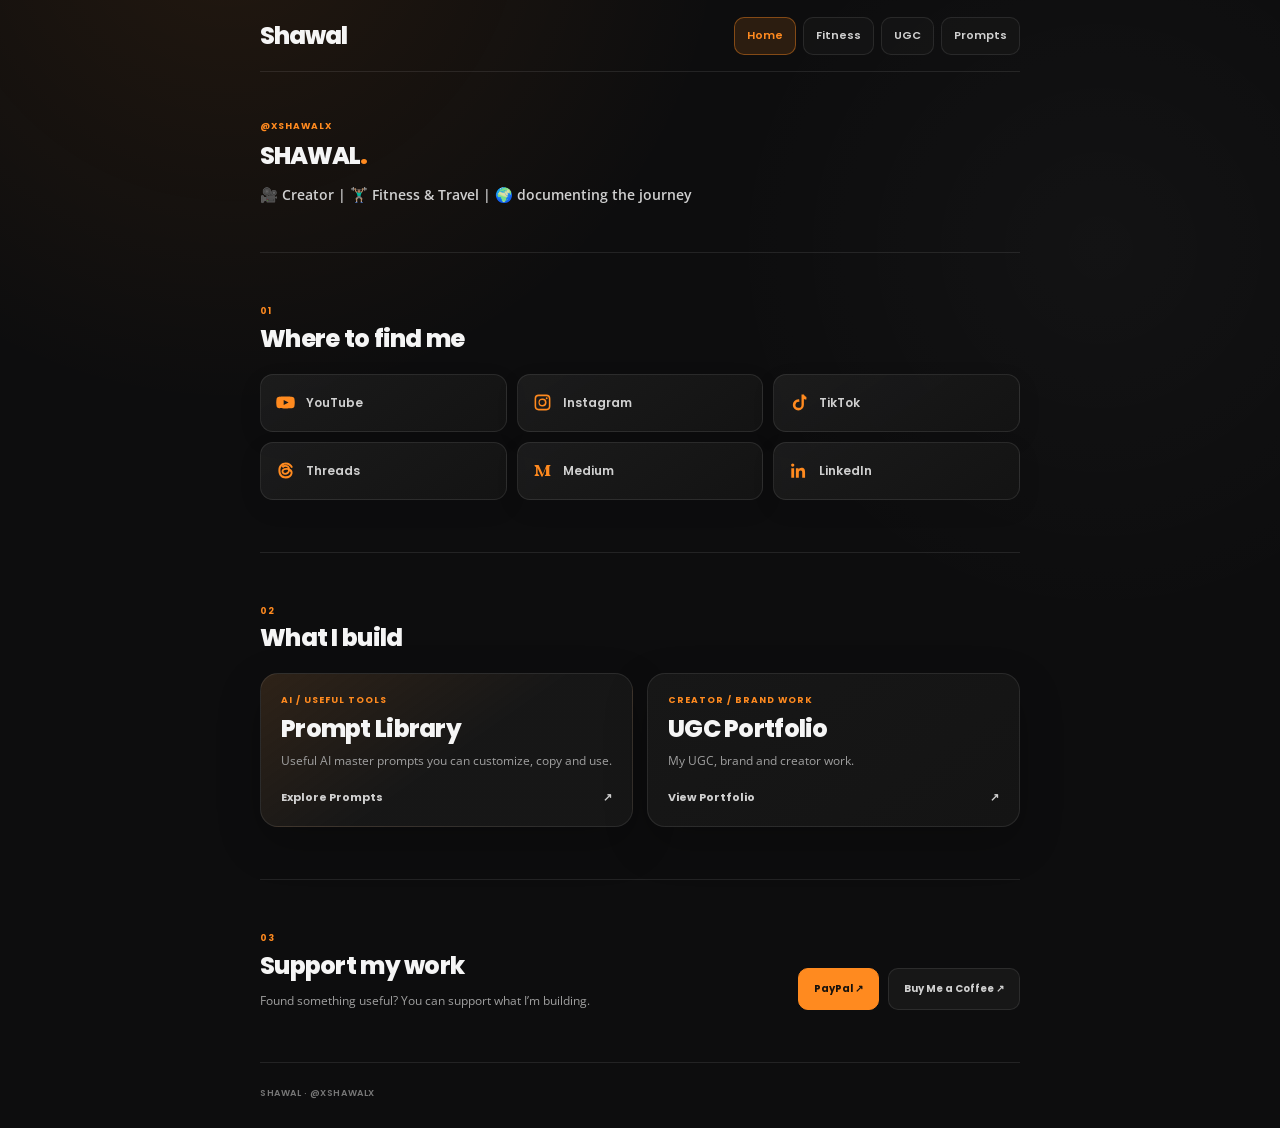
<file: index.html>
<!doctype html>
<html lang="en">
<head>
  <meta charset="utf-8">
  <meta name="viewport" content="width=device-width, initial-scale=1, viewport-fit=cover">
  <title>Shawal (@xshawalx)</title>
  <meta name="description" content="Personal hub for Shawal — creator documenting fitness, travel and the journey. Explore his projects and public profiles.">
  <meta name="author" content="Shawal @xshawalx">
  <meta name="theme-color" content="#0d0d0e">
  <meta name="color-scheme" content="dark">
  <link rel="canonical" href="https://xshawalx.github.io/">

  <meta property="og:type" content="website">
  <meta property="og:site_name" content="Shawal">
  <meta property="og:title" content="Shawal (@xshawalx)">
  <meta property="og:description" content="Creator focused on fitness, travel and documenting the journey.">
  <meta property="og:url" content="https://xshawalx.github.io/">
  <meta property="og:image" content="https://xshawalx.github.io/assets/social-preview.png">
  <meta property="og:image:width" content="1200">
  <meta property="og:image:height" content="630">
  <meta property="og:image:alt" content="Shawal @xshawalx — personal digital home">

  <meta name="twitter:card" content="summary_large_image">
  <meta name="twitter:title" content="Shawal (@xshawalx)">
  <meta name="twitter:description" content="Creator focused on fitness, travel and documenting the journey.">
  <meta name="twitter:image" content="https://xshawalx.github.io/assets/social-preview.png">

  <link rel="icon" href="/favicon-shawal.svg" type="image/svg+xml">
  <link rel="shortcut icon" href="/favicon-shawal.svg" type="image/svg+xml">
  <link rel="preconnect" href="https://fonts.googleapis.com">
  <link rel="preconnect" href="https://fonts.gstatic.com" crossorigin>
  <link href="https://fonts.googleapis.com/css2?family=Open+Sans:wght@400;600;700&family=Poppins:wght@500;600;700;800&display=swap" rel="stylesheet">
  <link rel="stylesheet" href="styles-v3.css">
  <link rel="stylesheet" href="/assets/css/shared-nav.css">
  <script src="links.js" defer></script>
  <script src="app.js" defer></script>

  <script type="application/ld+json">
  {
    "@context": "https://schema.org",
    "@type": "Person",
    "name": "Shawal",
    "alternateName": "@xshawalx",
    "url": "https://xshawalx.github.io/",
    "description": "Creator focused on fitness, travel and documenting the journey.",
    "sameAs": [
      "https://www.youtube.com/@xshawalx",
      "https://www.instagram.com/xshawalx/",
      "https://www.tiktok.com/@xshawalx",
      "https://www.threads.com/@xshawalx",
      "https://xshawalx.medium.com/",
      "https://www.linkedin.com/in/mohdnoorshawal/"
    ]
  }
  </script>
  <script src="/assets/js/analytics.js" defer></script>
</head>
<body>
  <a class="skip-link" href="#main">Skip to main content</a>

  <div class="ambient ambient-one" aria-hidden="true"></div>
  <div class="ambient ambient-two" aria-hidden="true"></div>

  <div class="page-shell">
    <header class="topbar xs-header" aria-label="Site header">
      <a class="xs-wordmark" href="/" aria-label="Shawal home">Shawal</a>
            <nav class="xs-nav" aria-label="Primary navigation">
        <a href="/" aria-current="page">Home</a>
        <a href="/fitness/">Fitness</a>
        <a href="/ugc/">UGC</a>
        <a href="/prompts/">Prompts</a>
      </nav>
    </header>

    <main id="main">
      <section class="hero" aria-labelledby="hero-title">
        <p class="eyebrow">@xshawalx</p>
        <h1 id="hero-title" class="hero-title">SHAWAL<span aria-hidden="true">.</span></h1>
        <p class="intro">🎥 Creator | 🏋🏽‍♂️ Fitness &amp; Travel | 🌍 documenting the journey</p>
      </section>

      <section class="section" aria-labelledby="social-title">
        <div class="section-heading">
          <p class="section-index" aria-hidden="true">01</p>
          <h2 id="social-title">Where to find me</h2>
        </div>

        <div id="social-links" class="social-grid" aria-label="Shawal's public profiles"></div>
        <noscript>
          <p class="noscript-note">JavaScript is disabled. Visit @xshawalx on YouTube, Instagram, TikTok, Threads and Medium, or search “Mohd Noor Shawal” on LinkedIn.</p>
        </noscript>
      </section>

      <section class="section" aria-labelledby="projects-title">
        <div class="section-heading">
          <p class="section-index" aria-hidden="true">02</p>
          <h2 id="projects-title">What I build</h2>
        </div>

        <div class="project-grid">
          <a class="project-card project-card--featured" href="/prompts/" aria-label="Explore Shawal's Prompt Library">
            <div>
              <p class="project-kicker">AI / USEFUL TOOLS</p>
              <h3>Prompt Library</h3>
              <p>Useful AI master prompts you can customize, copy and use.</p>
            </div>
            <span class="project-cta">Explore Prompts <span aria-hidden="true">↗</span></span>
          </a>

          <a class="project-card" href="/ugc/" aria-label="View Shawal's UGC Portfolio">
            <div>
              <p class="project-kicker">CREATOR / BRAND WORK</p>
              <h3>UGC Portfolio</h3>
              <p>My UGC, brand and creator work.</p>
            </div>
            <span class="project-cta">View Portfolio <span aria-hidden="true">↗</span></span>
          </a>
        </div>
      </section>

      <section class="support" aria-labelledby="support-title">
        <div>
          <p class="section-index" aria-hidden="true">03</p>
          <h2 id="support-title">Support my work</h2>
          <p>Found something useful? You can support what I’m building.</p>
        </div>
        <div id="support-action" class="support-actions"></div>
      </section>
    </main>

    <footer class="footer">
      <p>Shawal <span aria-hidden="true">·</span> @xshawalx</p>
    </footer>
  </div>
</body>
</html>
</file>
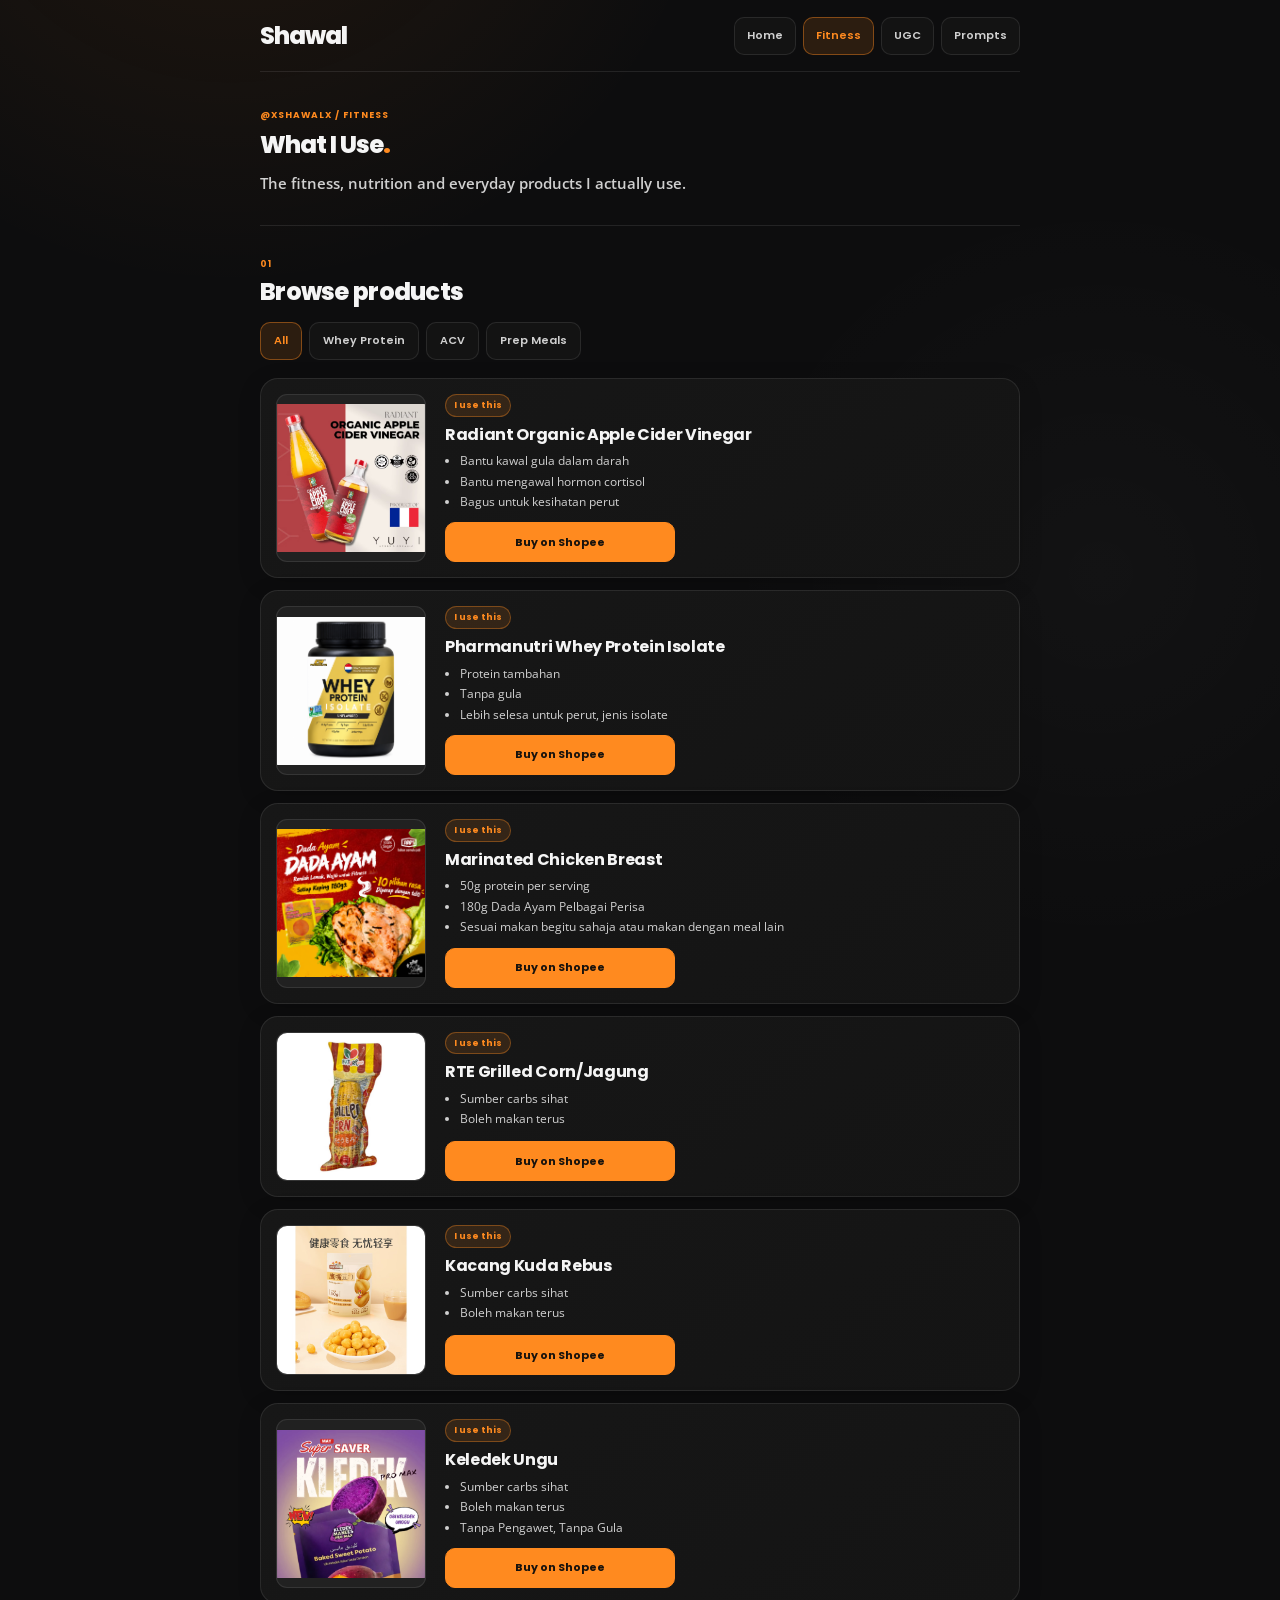
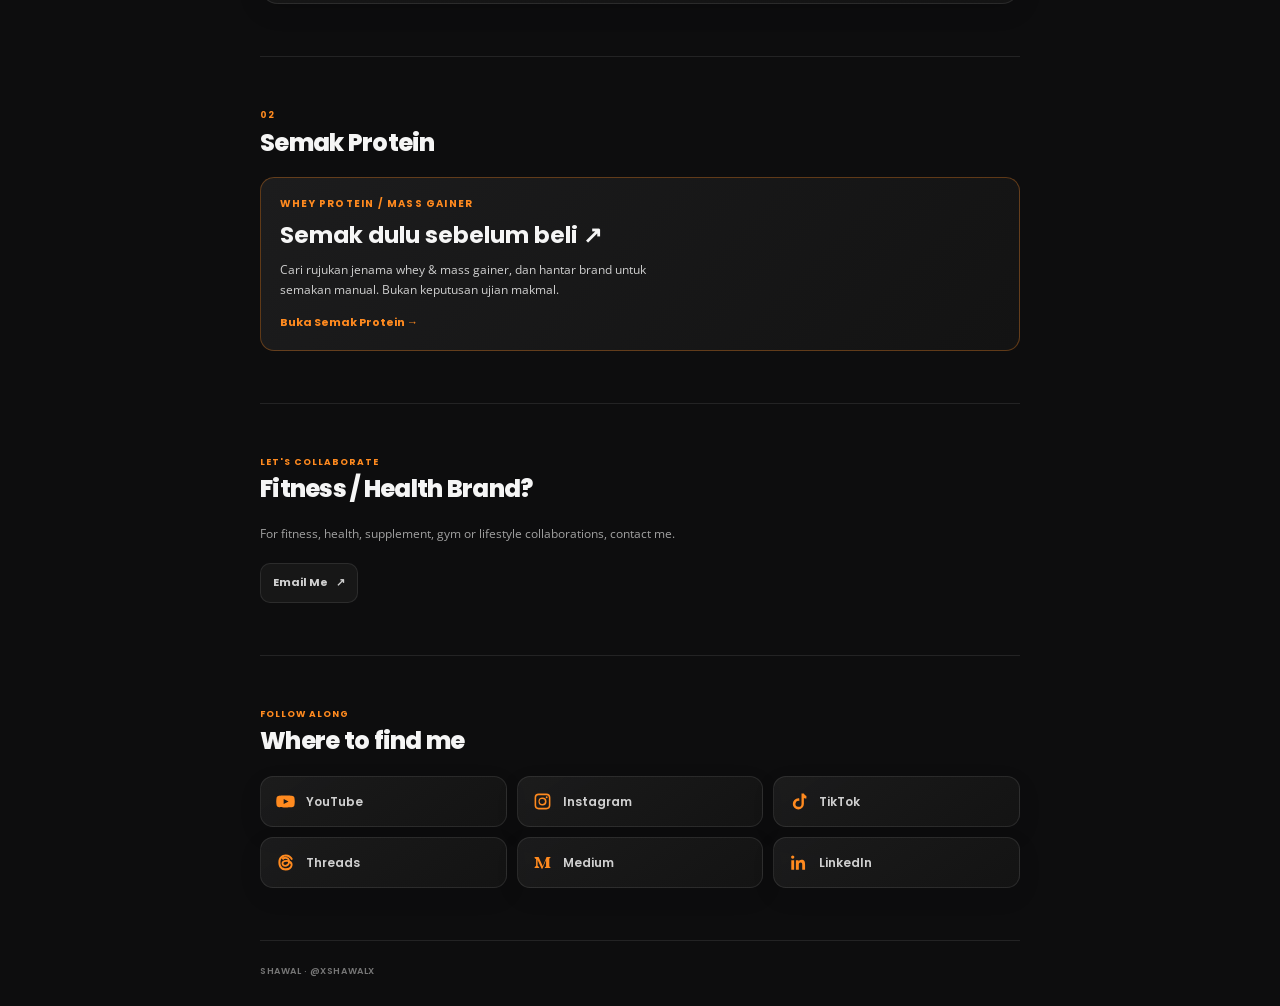
<file: fitness/index.html>
<!doctype html>
<html lang="en">
<head>
  <meta charset="utf-8">
  <meta name="viewport" content="width=device-width, initial-scale=1, viewport-fit=cover">
  <title>Fitness Products I Use | Shawal</title>
  <meta name="description" content="The fitness, nutrition, skincare and everyday products Shawal personally uses and recommends, with direct shopping links.">
  <meta name="author" content="Shawal @xshawalx">
  <meta name="theme-color" content="#0d0d0e">
  <meta name="color-scheme" content="dark">
  <link rel="canonical" href="https://xshawalx.github.io/fitness/">
  <meta property="og:type" content="website">
  <meta property="og:site_name" content="Shawal">
  <meta property="og:title" content="What I Use | Shawal Fitness">
  <meta property="og:description" content="Fitness, nutrition, skincare and everyday products I actually use and recommend.">
  <meta property="og:url" content="https://xshawalx.github.io/fitness/">
  <meta property="og:image" content="https://xshawalx.github.io/assets/social-preview.png">
  <meta property="og:image:alt" content="Shawal (@xshawalx)">
  <meta name="twitter:card" content="summary_large_image">
  <meta name="twitter:title" content="What I Use | Shawal Fitness">
  <meta name="twitter:description" content="My personal fitness, nutrition and skincare recommendations.">
  <meta name="twitter:image" content="https://xshawalx.github.io/assets/social-preview.png">
  <link rel="icon" href="/favicon-shawal.svg" type="image/svg+xml">
  <link rel="preconnect" href="https://fonts.googleapis.com">
  <link rel="preconnect" href="https://fonts.gstatic.com" crossorigin>
  <link href="https://fonts.googleapis.com/css2?family=Open+Sans:wght@400;600;700&family=Poppins:wght@500;600;700;800&display=swap" rel="stylesheet">
  <link rel="stylesheet" href="/styles-v3.css">
  <link rel="stylesheet" href="/assets/css/shared-nav.css">
  <link rel="stylesheet" href="/fitness/styles.css">
  <script src="/links.js" defer></script>
  <script src="/app.js" defer></script>
  <script src="/fitness/data/catalog.js" defer></script>
  <script src="/fitness/fitness.js" defer></script>
  <script type="application/ld+json">
  {
    "@context":"https://schema.org",
    "@type":"CollectionPage",
    "name":"What I Use | Shawal Fitness",
    "description":"Personal fitness, nutrition and skincare product recommendations from Shawal.",
    "url":"https://xshawalx.github.io/fitness/",
    "author":{"@type":"Person","name":"Shawal","url":"https://xshawalx.github.io/"}
  }
  </script>
  <script src="/assets/js/analytics.js" defer></script>
</head>
<body>
  <a class="skip-link" href="#main">Skip to main content</a>
  <div class="ambient ambient-one" aria-hidden="true"></div>
  <div class="ambient ambient-two" aria-hidden="true"></div>
  <div class="page-shell">
    <header class="topbar xs-header" aria-label="Site header">
      <a class="xs-wordmark" href="/" aria-label="Shawal home">Shawal</a>
      <nav class="xs-nav" aria-label="Primary navigation">
        <a href="/">Home</a>
        <a href="/fitness/" aria-current="page">Fitness</a>
        <a href="/ugc/">UGC</a>
        <a href="/prompts/">Prompts</a>
      </nav>
    </header>

    <main id="main">
      <section class="hero fitness-hero" aria-labelledby="fitness-title">
        <p class="eyebrow">@xshawalx / FITNESS</p>
        <h1 id="fitness-title">What I Use<span aria-hidden="true">.</span></h1>
        <p class="intro">The fitness, nutrition and everyday products I actually use.</p>
      </section>

      <section id="products" class="section fitness-products" aria-labelledby="products-title">
        <div class="section-heading">
          <p class="section-index" aria-hidden="true">01</p>
          <h2 id="products-title">Browse products</h2>
        </div>
        <div id="category-filters" class="fitness-filters" role="group" aria-label="Filter products by category">
          <button type="button" class="fitness-filter" aria-pressed="true">All</button>
        </div>
        <div id="product-grid" class="fitness-grid" aria-live="polite"></div>
        <p id="product-empty" class="fitness-empty" role="status">Nothing here yet.</p>
        <noscript><p class="noscript-note">Enable JavaScript to browse products and open the original purchase links.</p></noscript>
      </section>

      <section id="semak-protein" class="section fitness-resource" aria-labelledby="semak-protein-title">
        <div class="section-heading"><p class="section-index" aria-hidden="true">02</p><h2 id="semak-protein-title">Semak Protein</h2></div>
        <a class="fitness-resource-card" href="/fitness/semak-protein/">
          <div><p class="fitness-resource-kicker">WHEY PROTEIN / MASS GAINER</p><h3>Semak dulu sebelum beli ↗</h3>
          <p>Cari rujukan jenama whey &amp; mass gainer, dan hantar brand untuk semakan manual. Bukan keputusan ujian makmal.</p></div>
          <span class="fitness-resource-link">Buka Semak Protein →</span>
        </a>
      </section>

      <section id="fitness-services" class="section fitness-services" aria-labelledby="services-title" hidden>
        <div class="section-heading">
          <p class="section-index" aria-hidden="true">02</p>
          <h2 id="services-title">Fitness Services &amp; Referrals</h2>
        </div>
        <div id="service-grid" class="fitness-grid"></div>
      </section>

      <section class="section fitness-collab" aria-labelledby="collab-title">
        <div class="section-heading">
          <p class="section-index" aria-hidden="true">LET'S COLLABORATE</p>
          <h2 id="collab-title">Fitness / Health Brand?</h2>
        </div>
        <p>For fitness, health, supplement, gym or lifestyle collaborations, contact me.</p>
        <a class="fitness-cta fitness-cta--outline" href="mailto:xshawalx@gmail.com?subject=Fitness%20Brand%20Collaboration">Email Me <span aria-hidden="true">↗</span></a>
      </section>

      <section class="section fitness-social" aria-labelledby="social-title">
        <div class="section-heading">
          <p class="section-index" aria-hidden="true">FOLLOW ALONG</p>
          <h2 id="social-title">Where to find me</h2>
        </div>
        <div id="social-links" class="social-grid" aria-label="Shawal's public profiles"></div>
        <noscript><p class="noscript-note">Find @xshawalx on YouTube, Instagram, TikTok, Threads and Medium, or Mohd Noor Shawal on LinkedIn.</p></noscript>
      </section>
    </main>
    <footer class="footer"><p>Shawal <span aria-hidden="true">·</span> @xshawalx</p></footer>
  </div>
</body>
</html>
</file>
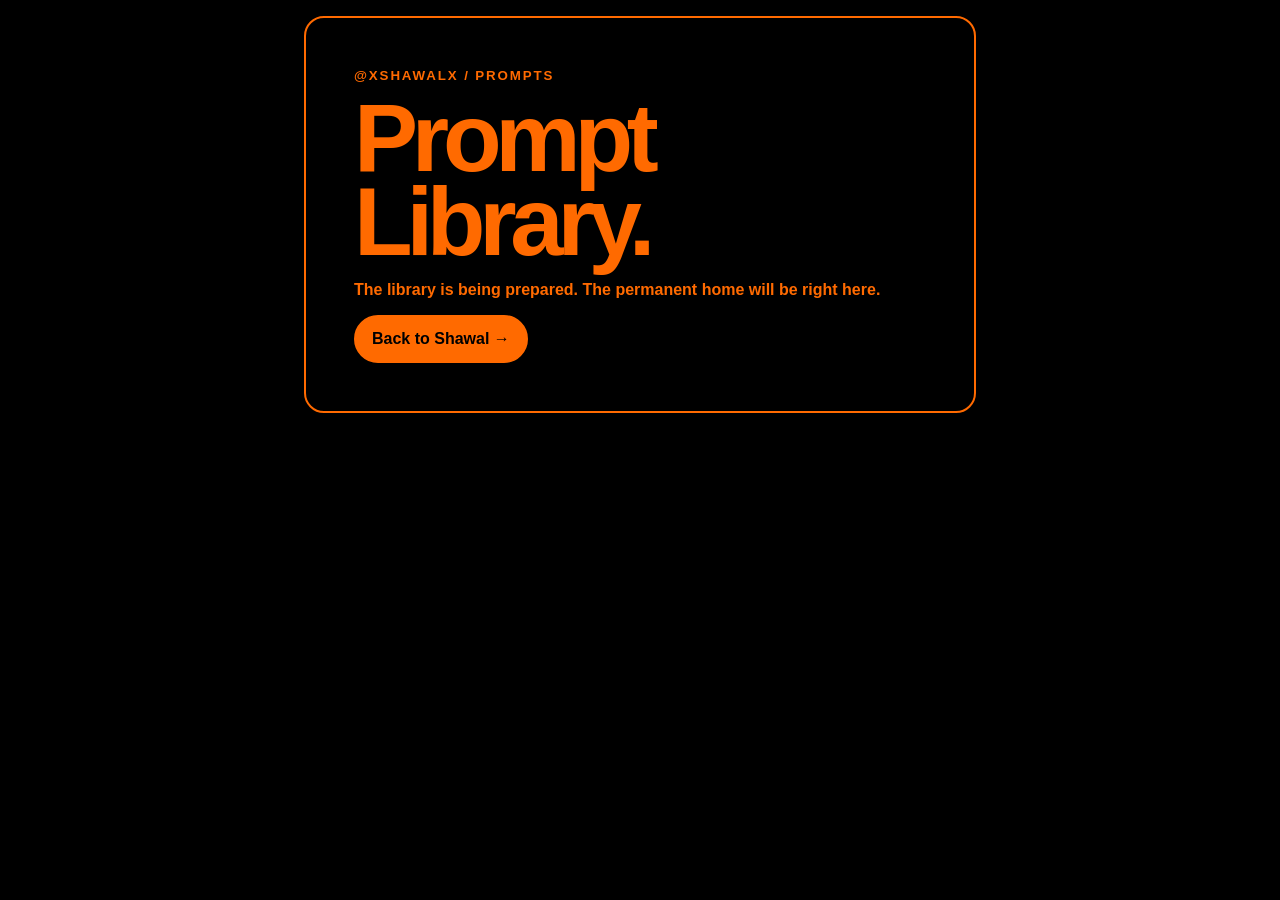
<file: prompts/index.html>
<!doctype html>
<html lang="en">
<head>
  <meta charset="utf-8">
  <meta name="viewport" content="width=device-width, initial-scale=1">
  <title>Prompt Library — Shawal (@xshawalx)</title>
  <meta name="description" content="Shawal's Prompt Library is being prepared.">
  <meta name="theme-color" content="#000000">
  <meta name="robots" content="noindex,follow">
  <link rel="canonical" href="https://xshawalx.github.io/prompts/">
  <link rel="icon" href="../favicon.svg" type="image/svg+xml">
  <style>
    :root{--orange:#FF6A00;--black:#000000}*{box-sizing:border-box}html,body{min-height:100%;margin:0;background:var(--black);color:var(--orange);font-family:Inter,ui-sans-serif,-apple-system,BlinkMacSystemFont,"Segoe UI",Roboto,Helvetica,Arial,sans-serif}body{display:grid;place-items:center;padding:1rem}main{width:min(100%,42rem);border:2px solid var(--orange);border-radius:1.25rem;padding:clamp(1.5rem,6vw,3rem)}p{font-weight:750}small{font-weight:850;letter-spacing:.14em;text-transform:uppercase}h1{font-size:clamp(3rem,14vw,6rem);line-height:.88;letter-spacing:-.065em;margin:.75rem 0 1rem}a{display:inline-flex;min-height:3rem;align-items:center;padding:.7rem 1rem;border:2px solid var(--orange);border-radius:999px;background:var(--orange);color:var(--black);font-weight:900;text-decoration:none}a:hover{background:var(--black);color:var(--orange)}a:focus-visible{outline:3px solid var(--orange);outline-offset:4px}
  </style>
  <script src="/assets/js/analytics.js" defer></script>
</head>
<body>
  <main>
    <small>@xshawalx / prompts</small>
    <h1>Prompt Library.</h1>
    <p>The library is being prepared. The permanent home will be right here.</p>
    <a href="../">Back to Shawal →</a>
  </main>
</body>
</html>
</file>
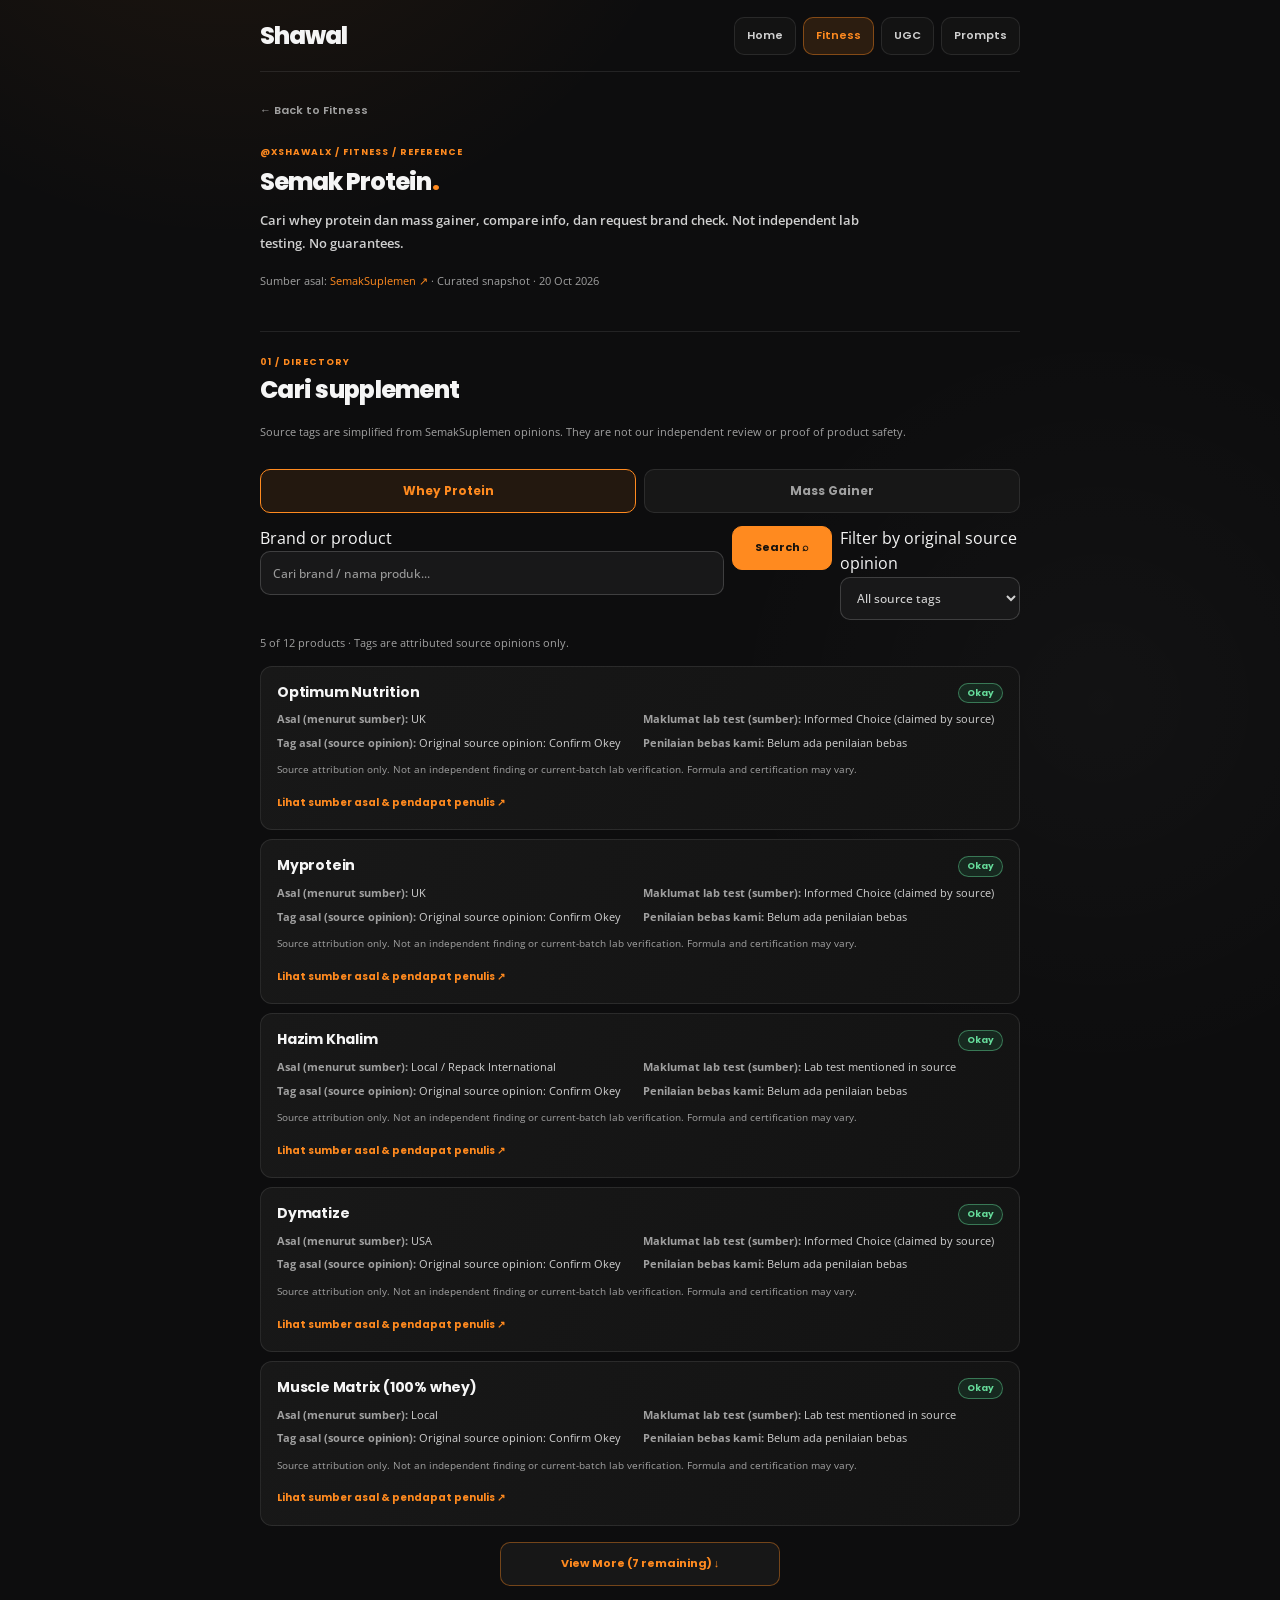
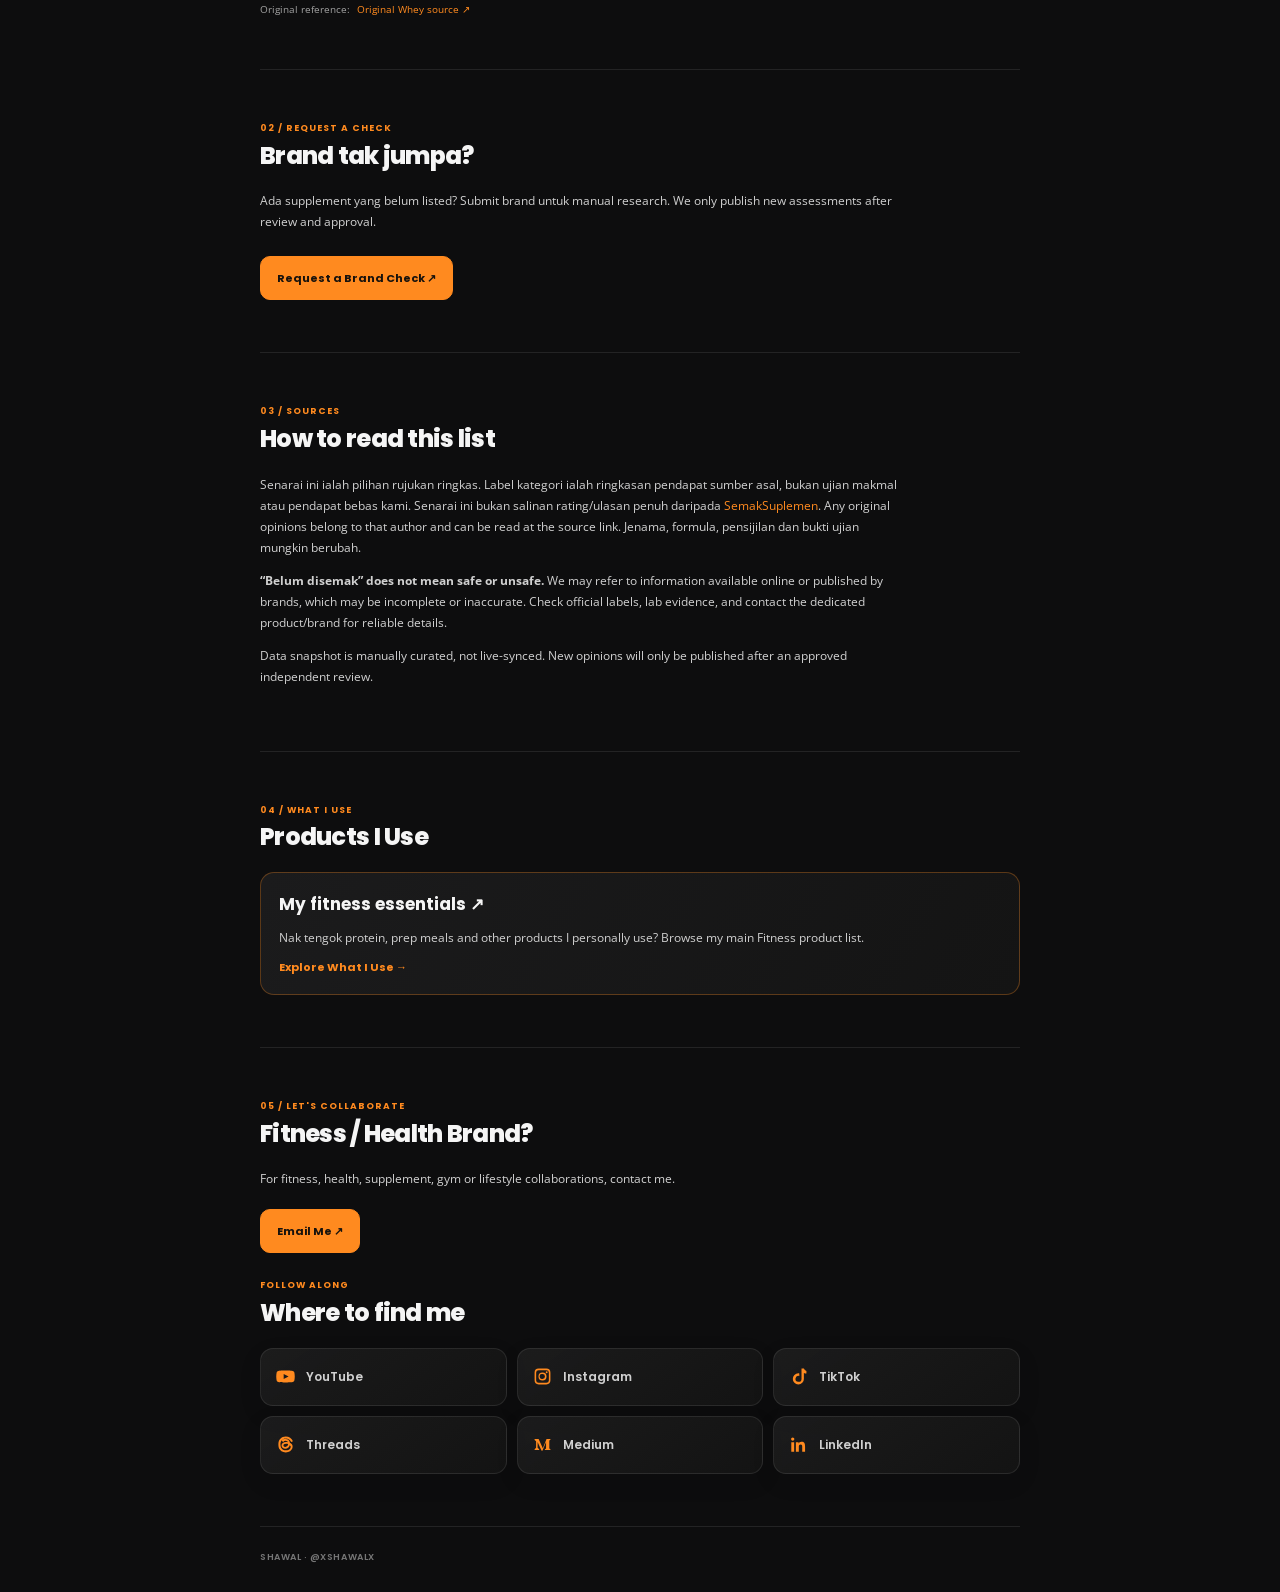
<file: fitness/semak-protein/index.html>
<!doctype html>
<html lang="ms">
<head>
<meta charset="utf-8"><meta name="viewport" content="width=device-width,initial-scale=1,viewport-fit=cover">
<title>Semak Protein | Whey &amp; Mass Gainer | Shawal</title>
<meta name="description" content="Cari rujukan jenama whey protein dan mass gainer, semak maklumat sumber dan request semakan jenama. Sumber asal: SemakSuplemen.">
<meta name="theme-color" content="#0d0d0e"><meta name="color-scheme" content="dark">
<link rel="canonical" href="https://xshawalx.github.io/fitness/semak-protein/">
<meta property="og:title" content="Semak Protein | Shawal Fitness">
<meta property="og:description" content="Rujukan produk whey protein & mass gainer. Boleh request manual brand check.">
<meta property="og:url" content="https://xshawalx.github.io/fitness/semak-protein/">
<link rel="icon" href="/favicon-shawal.svg" type="image/svg+xml">
<link rel="preconnect" href="https://fonts.googleapis.com"><link rel="preconnect" href="https://fonts.gstatic.com" crossorigin>
<link href="https://fonts.googleapis.com/css2?family=Open+Sans:wght@400;600;700&family=Poppins:wght@500;600;700;800&display=swap" rel="stylesheet">
<link rel="stylesheet" href="/styles-v3.css">
<link rel="stylesheet" href="/assets/css/shared-nav.css">
<link rel="stylesheet" href="/fitness/semak-protein/styles.css">
<script src="/assets/js/analytics.js" defer></script>
<script src="/links.js" defer></script>
<script src="/app.js" defer></script>
<script src="/fitness/semak-protein/data/catalog.js" defer></script>
<script src="/fitness/semak-protein/submission-config.js" defer></script>
<script src="/fitness/semak-protein/app.js" defer></script>
</head>
<body>
<a class="skip-link" href="#main">Skip to content</a>
<div class="ambient ambient-one" aria-hidden="true"></div>
<div class="ambient ambient-two" aria-hidden="true"></div>
<div class="page-shell">
<header class="topbar xs-header" aria-label="Site header">
<a class="xs-wordmark" href="/" aria-label="Shawal home">Shawal</a>
<nav class="xs-nav" aria-label="Primary navigation">
<a href="/">Home</a><a href="/fitness/" aria-current="page">Fitness</a><a href="/ugc/">UGC</a><a href="/prompts/">Prompts</a>
</nav></header>
<main id="main">
<section class="hero semak-hero" aria-labelledby="semak-title">
<a class="semak-back" href="/fitness/">← Back to Fitness</a>
<p class="eyebrow">@xshawalx / FITNESS / REFERENCE</p>
<h1 id="semak-title">Semak Protein<span aria-hidden="true">.</span></h1>
<p class="intro">Cari whey protein dan mass gainer, compare info, dan request brand check. <strong>Not independent lab testing. No guarantees.</strong></p>
<p class="semak-meta">Sumber asal: <a href="https://sites.google.com/view/semaksuplemen/home" target="_blank" rel="noopener noreferrer">SemakSuplemen ↗</a> · Curated snapshot · 20 Oct 2026</p>
</section>

<section class="section semak-directory" aria-labelledby="directory-title">
<div class="section-heading"><p class="section-index">01 / DIRECTORY</p><h2 id="directory-title">Cari supplement</h2>
<p class="semak-small">Source tags are simplified from SemakSuplemen opinions. They are not our independent review or proof of product safety.</p></div>
<div class="semak-tabs" role="tablist" aria-label="Supplement categories">
<button type="button" id="tab-whey" role="tab" aria-controls="semak-results" aria-selected="true" data-category="whey">Whey Protein</button>
<button type="button" id="tab-mass" role="tab" aria-controls="semak-results" aria-selected="false" data-category="mass">Mass Gainer</button>
</div>
<form id="semak-search-form" class="semak-toolbar" role="search">
<label class="semak-search" for="semak-query"><span class="sr-only">Brand or product</span><input id="semak-query" type="search" placeholder="Cari brand / nama produk..." autocomplete="off"></label>
<button type="submit" class="semak-btn semak-btn--accent">Search ⌕</button>
<label class="semak-status" for="semak-status"><span class="sr-only">Filter by original source opinion</span><select id="semak-status" aria-label="Filter by original source opinion"><option value="all">All source tags</option></select></label>
</form>
<p id="semak-count" class="semak-count" role="status" aria-live="polite"></p>
<div id="semak-results" class="semak-results" role="tabpanel" aria-labelledby="tab-whey"></div>
<div class="semak-more-wrap"><button type="button" class="semak-btn" id="semak-view-more" hidden>View More ↓</button></div>
<p id="semak-empty" class="semak-empty" hidden>Tak jumpa? Cuba keyword lain atau request a check di bawah.</p>
<div class="semak-source-links">Original reference:
<a id="semak-category-source" href="https://sites.google.com/view/semaksuplemen/senarai-suplemen-whey" target="_blank" rel="noopener noreferrer">View the source listings ↗</a>
</div>
</section>

<section class="section semak-request" aria-labelledby="request-title">
<div class="section-heading"><p class="section-index">02 / REQUEST A CHECK</p><h2 id="request-title">Brand tak jumpa?</h2></div>
<p>Ada supplement yang belum listed? Submit brand untuk manual research. We only publish new assessments after review and approval.</p>
<button type="button" id="open-submission" class="semak-btn semak-btn--accent">Request a Brand Check ↗</button>
</section>

<section class="section semak-method" aria-labelledby="method-title">
<div class="section-heading"><p class="section-index">03 / SOURCES</p><h2 id="method-title">How to read this list</h2></div>
<p>Senarai ini ialah pilihan rujukan ringkas. Label kategori ialah ringkasan pendapat sumber asal, bukan ujian makmal atau pendapat bebas kami. Senarai ini bukan salinan rating/ulasan penuh daripada <a href="https://sites.google.com/view/semaksuplemen/home" target="_blank" rel="noopener noreferrer">SemakSuplemen</a>. Any original opinions belong to that author and can be read at the source link. Jenama, formula, pensijilan dan bukti ujian mungkin berubah.</p>
<p><strong>“Belum disemak” does not mean safe or unsafe.</strong> We may refer to information available online or published by brands, which may be incomplete or inaccurate. Check official labels, lab evidence, and contact the dedicated product/brand for reliable details.</p>
<p class="semak-small">Data snapshot is manually curated, not live-synced. New opinions will only be published after an approved independent review.</p>
</section>
<section class="section semak-products" id="featured-products" aria-labelledby="featured-title">
<div class="section-heading"><p class="section-index">04 / WHAT I USE</p><h2 id="featured-title">Products I Use</h2></div>
<a class="semak-promo-card" href="/fitness/#products">
<strong>My fitness essentials ↗</strong>
<p>Nak tengok protein, prep meals and other products I personally use? Browse my main Fitness product list.</p>
<span>Explore What I Use →</span>
</a>
</section>

<section class="section semak-collab" id="collab" aria-labelledby="collab-title">
<div class="section-heading"><p class="section-index">05 / LET'S COLLABORATE</p><h2 id="collab-title">Fitness / Health Brand?</h2></div>
<p>For fitness, health, supplement, gym or lifestyle collaborations, contact me.</p>
<a class="semak-btn semak-btn--accent" href="mailto:xshawalx@gmail.com?subject=Fitness%20Brand%20Collaboration">Email Me ↗</a>
<div class="section-heading"><p class="section-index">FOLLOW ALONG</p><h2 class="semak-social-subtitle">Where to find me</h2></div>
<div class="social-grid semak-follow-grid" id="social-links" aria-label="Shawal's social profiles"></div>
<noscript><p class="semak-small">Follow @xshawalx on YouTube, Instagram, TikTok, Threads and Medium or find Mohd Noor Shawal on LinkedIn.</p></noscript>
</section>
</main>
<footer class="footer"><p>Shawal <span aria-hidden="true">·</span> @xshawalx</p></footer></div>

<dialog id="submission-dialog" class="semak-dialog" aria-labelledby="dialog-title">
<div class="semak-dialog-head"><div><p class="semak-dialog-kicker">REQUEST A CHECK</p><h2 id="dialog-title">Submit a Brand</h2></div>
<button type="button" class="semak-close" id="close-submission" aria-label="Close form">×</button></div>
<form id="submission-form" method="post" target="semak-submission-target">
<input type="hidden" id="request-nonce" name="nonce">
<input class="semak-honeypot" type="text" name="website" aria-hidden="true" tabindex="-1" autocomplete="off">
<div class="semak-fields">
<label>Brand / Jenama *<input type="text" name="brand" maxlength="120" required placeholder="Brand name"></label>
<label>Product name (optional)<input type="text" name="product" maxlength="160" placeholder="e.g. 100% Whey Isolate"></label>
<label>Supplement type *<select name="type" required><option value="">Choose one</option><option>Whey Protein</option><option>Mass Gainer</option></select></label>
<label>Product link (optional)<input type="url" name="productUrl" maxlength="700" placeholder="https://..."></label>
<label>Notes (optional)<textarea name="notes" maxlength="800" rows="3" placeholder="What would you like checked?"></textarea></label>
<label>Email (optional)<input type="email" name="email" maxlength="180" placeholder="Only if you want a reply"></label>
</div>
<p class="semak-privacy">Submissions will be privately stored in Google Sheets for manual review. Email is optional and used only to follow up about your request. Don't share sensitive information. To request deletion, contact xshawalx@gmail.com.</p>
<p id="form-notice" class="semak-form-notice" role="status" hidden></p>
<button id="submit-request" type="submit" class="semak-btn semak-btn--accent" disabled>Submit for Checking</button>
</form>
<div id="submission-confirmation" hidden role="status">
<div class="semak-success" aria-hidden="true">✓</div>
<h3>We've received your check submission!</h3>
<p>Terima kasih! Please note that this assessment will be based solely on information available online and from the brand itself, so it might be inaccurate or incomplete.</p>
<p>For a more accurate check, contact the product/brand directly. Come back to this website to see whether your submitted product has been reviewed and listed. Review or publication is not guaranteed.</p>
<p id="submission-reference" class="semak-small"></p>
<button id="submission-done" type="button" class="semak-btn semak-btn--accent">Done</button>
</div>
<iframe id="semak-submission-target" name="semak-submission-target" title="Submission response" hidden></iframe>
</dialog>
</body></html>
</file>
<file: styles-v3.css>
:root {
  --bg: #0d0d0e;
  --surface: #121212;
  --card: #171717;
  --card-2: #1d1d1d;
  --line: rgba(255,255,255,.09);
  --ink: #f5f5f5;
  --muted: #a0a0a0;
  --soft: #d0d0d0;
  --accent: #ff8a1f;
  --accent-soft: rgba(255,138,31,.13);
  --shadow: 0 16px 44px rgba(0,0,0,.22);

  --content-max: 760px;
  --heading-size: 24px;
  --radius-card: 18px;
  --radius-control: 11px;
  --radius-pill: 999px;

  --space-1: 6px;
  --space-2: 9px;
  --space-3: 13px;
  --space-4: 18px;
  --space-5: 24px;
  --space-6: 34px;
  --space-7: 48px;
  --space-8: 68px;

  --motion-fast: 160ms;
  --motion-base: 220ms;
  --ease: cubic-bezier(.2,.8,.2,1);
}

* { box-sizing: border-box; }

html {
  background: var(--bg);
  scroll-behavior: smooth;
}

body {
  margin: 0;
  min-width: 0;
  min-height: 100vh;
  overflow-x: hidden;
  background:
    radial-gradient(circle at 18% -8%, rgba(255,138,31,.09), transparent 31rem),
    radial-gradient(circle at 86% 22%, rgba(255,255,255,.025), transparent 24rem),
    var(--bg);
  color: var(--ink);
  font-family: "Open Sans", Arial, sans-serif;
  font-size: 16px;
  line-height: 1.6;
  -webkit-font-smoothing: antialiased;
  text-rendering: optimizeLegibility;
}

a {
  color: inherit;
  text-decoration: none;
  -webkit-tap-highlight-color: transparent;
}

a:focus-visible,
[role="link"]:focus-visible {
  outline: 2px solid var(--accent);
  outline-offset: 3px;
}

::selection {
  background: var(--accent);
  color: #17120d;
}

.ambient {
  position: fixed;
  z-index: -1;
  pointer-events: none;
  border-radius: 50%;
  filter: blur(90px);
  opacity: .16;
}

.ambient-one {
  width: 22rem;
  height: 22rem;
  top: -10rem;
  left: -8rem;
  background: var(--accent);
}

.ambient-two {
  width: 18rem;
  height: 18rem;
  top: 34rem;
  right: -10rem;
  background: #6d6258;
  opacity: .08;
}

.skip-link {
  position: fixed;
  z-index: 100;
  top: 12px;
  left: 12px;
  padding: 9px 13px;
  border-radius: 9px;
  background: var(--accent);
  color: #17120d;
  font: 700 12px "Poppins", sans-serif;
  transform: translateY(-180%);
  transition: transform var(--motion-fast) var(--ease);
}

.skip-link:focus { transform: translateY(0); }

.page-shell {
  width: min(calc(100% - 40px), var(--content-max));
  margin-inline: auto;
  padding-bottom: max(28px, env(safe-area-inset-bottom));
}

.topbar {
  min-height: 72px;
  display: flex;
  align-items: center;
  justify-content: space-between;
  gap: 18px;
  border-bottom: 1px solid var(--line);
}

.wordmark {
  font: 800 var(--heading-size)/1 "Poppins", sans-serif;
  letter-spacing: -.04em;
  color: var(--ink);
}

.wordmark:hover { color: var(--accent); }

.mini-nav {
  display: flex;
  align-items: center;
  gap: 7px;
}

.mini-nav a {
  min-height: 38px;
  display: inline-flex;
  align-items: center;
  padding: 0 12px;
  border: 1px solid var(--line);
  border-radius: 10px;
  background: rgba(23,23,23,.72);
  color: var(--soft);
  font: 600 11px "Poppins", sans-serif;
  transition: color var(--motion-fast), border-color var(--motion-fast), background var(--motion-fast);
}

.mini-nav a:hover {
  color: var(--accent);
  border-color: rgba(255,138,31,.42);
  background: var(--accent-soft);
}

.hero {
  padding: 48px 0 46px;
  border-bottom: 1px solid var(--line);
}

.eyebrow,
.project-kicker,
.section-index {
  margin: 0;
  color: var(--accent);
  font: 700 9px/1.4 "Poppins", sans-serif;
  letter-spacing: .11em;
  text-transform: uppercase;
}

.hero h1 {
  margin: 9px 0 0;
  font: 800 var(--heading-size)/1.15 "Poppins", sans-serif;
  letter-spacing: -.04em;
  color: var(--ink);
}

.hero h1 span { color: var(--accent); }

.intro {
  max-width: none;
  margin: 14px 0 0;
  color: var(--soft);
  font: 600 .9rem/1.6 "Open Sans", sans-serif;
  white-space: nowrap;
}

.section {
  padding: 52px 0;
  border-bottom: 1px solid var(--line);
}

.section-heading {
  display: flex;
  flex-direction: column;
  align-items: flex-start;
  gap: 7px;
  margin-bottom: 20px;
}

.section-heading h2,
.support h2 {
  margin: 0;
  color: var(--ink);
  font: 800 var(--heading-size)/1.2 "Poppins", sans-serif;
  letter-spacing: -.03em;
}

.social-grid {
  display: grid;
  grid-template-columns: repeat(2, minmax(0,1fr));
  gap: 10px;
}

.social-link {
  min-width: 0;
  min-height: 58px;
  display: flex;
  align-items: center;
  gap: 11px;
  padding: 0 15px;
  border: 1px solid var(--line);
  border-radius: 13px;
  background: linear-gradient(145deg, rgba(29,29,29,.92), rgba(20,20,20,.96));
  color: var(--soft);
  box-shadow: 0 8px 24px rgba(0,0,0,.08);
  font: 600 12px "Poppins", sans-serif;
  transition: transform var(--motion-base) var(--ease), color var(--motion-fast), border-color var(--motion-fast), background var(--motion-fast);
}

.social-link:hover {
  transform: translateY(-2px);
  color: var(--ink);
  border-color: rgba(255,138,31,.38);
  background: linear-gradient(145deg, rgba(255,138,31,.12), rgba(23,23,23,.98));
}

.social-icon {
  width: 19px;
  height: 19px;
  flex: 0 0 auto;
  color: var(--accent);
}

.social-label {
  min-width: 0;
  overflow: hidden;
  text-overflow: ellipsis;
  white-space: nowrap;
}

.project-grid {
  display: grid;
  gap: 14px;
}

.project-card {
  min-height: 0;
  display: flex;
  flex-direction: column;
  justify-content: flex-start;
  gap: 16px;
  padding: 20px;
  overflow: hidden;
  position: relative;
  border: 1px solid var(--line);
  border-radius: var(--radius-card);
  background: linear-gradient(145deg, var(--card), #141414);
  box-shadow: var(--shadow);
  transition: transform var(--motion-base) var(--ease), border-color var(--motion-fast), background var(--motion-base);
}

.project-card::after {
  content: "";
  position: absolute;
  width: 140px;
  height: 140px;
  right: -70px;
  top: -70px;
  border-radius: 50%;
  background: var(--accent);
  filter: blur(55px);
  opacity: 0;
  transition: opacity var(--motion-base);
  pointer-events: none;
}

.project-card--featured {
  background:
    linear-gradient(145deg, rgba(255,138,31,.10), rgba(23,23,23,.98) 52%),
    var(--card);
}

.project-card:hover {
  transform: translateY(-3px);
  border-color: rgba(255,138,31,.38);
}

.project-card:hover::after { opacity: .14; }

.project-card h3 {
  margin: 8px 0 8px;
  color: var(--ink);
  font-family: "Poppins", sans-serif;
  font-size: var(--heading-size);
  font-weight: 800;
  line-height: 1.2;
  letter-spacing: -.03em;
}

.project-card p:not(.project-kicker) {
  max-width: 31rem;
  margin: 0;
  color: var(--muted);
  font-size: 12px;
  line-height: 1.65;
}

.project-cta {
  margin-top: 2px;
  display: flex;
  align-items: center;
  justify-content: space-between;
  gap: 12px;
  color: var(--soft);
  font: 700 11px "Poppins", sans-serif;
}

.project-card:hover .project-cta { color: var(--accent); }

.support {
  display: grid;
  gap: 22px;
  padding: 52px 0;
  border-bottom: 1px solid var(--line);
}

.support .section-index { margin-bottom: 7px; }

.support p:not(.section-index) {
  max-width: 460px;
  margin: 10px 0 0;
  color: var(--muted);
  font-size: 12px;
  line-height: 1.65;
}

.support-actions {
  display: flex;
  flex-wrap: wrap;
  gap: 9px;
}

.support-link {
  min-height: 42px;
  display: inline-flex;
  align-items: center;
  justify-content: center;
  gap: 7px;
  padding: 0 15px;
  border: 1px solid var(--line);
  border-radius: 10px;
  background: var(--card);
  color: var(--soft);
  font: 700 10px "Poppins", sans-serif;
  transition: color var(--motion-fast), border-color var(--motion-fast), background var(--motion-fast), transform var(--motion-fast);
}

.support-link--primary {
  border-color: var(--accent);
  background: var(--accent);
  color: #17120d;
}

.support-link:hover {
  transform: translateY(-2px);
  color: var(--accent);
  border-color: var(--accent);
  background: var(--accent-soft);
}

.support-link--primary:hover {
  color: var(--ink);
  background: rgba(255,138,31,.16);
}

.noscript-note {
  margin: 0;
  padding: 14px;
  border: 1px solid var(--line);
  border-radius: 12px;
  background: var(--card);
  color: var(--muted);
  font-size: 12px;
}

.footer {
  padding: 24px 0 0;
  color: #777;
  font: 600 9px "Poppins", sans-serif;
  letter-spacing: .06em;
  text-transform: uppercase;
}

.footer p { margin: 0; }

@media (min-width: 640px) {
  .social-grid {
    grid-template-columns: repeat(3, minmax(0,1fr));
  }

  .project-grid {
    grid-template-columns: repeat(2, minmax(0,1fr));
  }

  .support {
    grid-template-columns: minmax(0,1fr) auto;
    align-items: end;
  }

  .support-actions {
    justify-content: flex-end;
    max-width: 330px;
  }
}

@media (max-width: 420px) {
  :root { --heading-size: 22px; }

  .page-shell {
    width: min(calc(100% - 28px), var(--content-max));
  }

  .topbar { min-height: 68px; }

  .mini-nav a {
    min-height: 36px;
    padding-inline: 10px;
    font-size: 10px;
  }

  .hero {
    padding: 42px 0 40px;
  }

  .intro {
    font-size: .88rem;
    white-space: normal;
  }

  .section,
  .support {
    padding: 42px 0;
  }

  .social-grid {
    grid-template-columns: 1fr 1fr;
  }

  .social-link {
    min-height: 54px;
    padding-inline: 13px;
  }

  .project-card {
    padding: 18px;
  }

  .support-actions {
    display: grid;
    grid-template-columns: 1fr;
  }

  .support-link { width: 100%; }
}

@media (max-width: 340px) {
  .social-grid { grid-template-columns: 1fr; }

  .mini-nav { gap: 4px; }
  .mini-nav a { padding-inline: 8px; }
}

@media (prefers-reduced-motion: reduce) {
  html { scroll-behavior: auto; }

  *,
  *::before,
  *::after {
    scroll-behavior: auto !important;
    transition-duration: .01ms !important;
    animation-duration: .01ms !important;
    animation-iteration-count: 1 !important;
  }
}
</file>
<file: assets/css/shared-nav.css>
/* One shared header/navigation across Home, UGC, Fitness and Prompts.
   Hosted by the root Pages site: /assets/css/shared-nav.css
   Keep the same classes and markup across all four sections. */
.xs-header,
.site-header.xs-header,
.topbar.xs-header {
  box-sizing: border-box;
  width: min(calc(100% - 40px), 760px);
  margin-inline: auto;
  min-height: 72px;
  height: auto;
  padding: 0;
  display: flex;
  flex-direction: row;
  flex-wrap: nowrap;
  align-items: center;
  justify-content: space-between;
  gap: 16px;
  border: 0;
  border-bottom: 1px solid rgba(255,255,255,.09);
  background: transparent;
  position: relative;
  z-index: 20;
}
.topbar.xs-header { width: 100%; }
.xs-header .xs-wordmark {
  display: inline-flex;
  align-items: center;
  flex: 0 0 auto;
  width: auto;
  min-width: 0;
  margin: 0;
  color: #f5f5f5;
  font: 800 24px/1 "Poppins", Arial, sans-serif;
  letter-spacing: -.04em;
  text-transform: none;
  white-space: nowrap;
  text-decoration: none;
}
.xs-header .xs-wordmark:hover { color: #ff8a1f; }
.xs-header .xs-nav {
  display: flex;
  align-items: center;
  gap: 7px;
  margin: 0;
  flex: 0 1 auto;
  min-width: 0;
}
.xs-header .xs-nav a {
  box-sizing: border-box;
  position: static;
  display: inline-flex;
  align-items: center;
  justify-content: center;
  flex: 0 0 auto;
  min-height: 38px;
  padding: 0 12px;
  border: 1px solid rgba(255,255,255,.09);
  border-radius: 10px;
  background: rgba(23,23,23,.72);
  color: #d0d0d0;
  font: 600 11px/1.2 "Poppins", Arial, sans-serif;
  letter-spacing: 0;
  white-space: nowrap;
  text-transform: none;
  text-decoration: none;
  transition: color 160ms, border-color 160ms, background 160ms;
}
.xs-header .xs-nav a::after { content: none; display: none; }
.xs-header .xs-nav a:hover,
.xs-header .xs-nav a[aria-current="page"] {
  border-color: rgba(255,138,31,.42);
  background: rgba(255,138,31,.13);
  color: #ff8a1f;
}
.xs-header .xs-nav a:focus-visible,
.xs-header .xs-wordmark:focus-visible {
  outline: 2px solid #ff8a1f;
  outline-offset: 3px;
}
@media (max-width: 520px) {
  .xs-header,
  .site-header.xs-header,
  .topbar.xs-header {
    width: min(calc(100% - 28px), 760px);
    min-height: 0;
    padding-block: 15px 12px;
    flex-wrap: wrap;
    align-items: center;
    gap: 13px 0;
  }
  .topbar.xs-header { width: 100%; }
  .xs-header .xs-wordmark { font-size: 22px; }
  .xs-header .xs-nav {
    width: 100%;
    display: grid;
    grid-template-columns: repeat(4, minmax(0, 1fr));
    gap: 5px;
  }
  .xs-header .xs-nav a {
    min-width: 0;
    min-height: 40px;
    padding: 0 4px;
    font-size: 10px;
  }
}
@media (max-width: 340px) {
  .xs-header .xs-nav { gap: 4px; }
  .xs-header .xs-nav a { font-size: 9px; padding: 0 2px; }
}
@media (prefers-reduced-motion: reduce) {
  .xs-header .xs-nav a { transition: none; }
}
</file>
<file: fitness/styles.css>
/* Extends the root homepage design tokens; no separate brand palette. */
.fitness-hero { padding: 37px 0 30px; }
.fitness-hero .intro { white-space: normal; font-size: .91rem; max-width: 36rem; }
.fitness-products { padding-top: 32px; }
.fitness-products .section-heading { margin-bottom: 15px; }
.fitness-filters { display: flex; flex-wrap: wrap; gap: 7px; margin: 0 0 18px; }
.fitness-filter { min-height: 38px; padding: 0 13px; border: 1px solid var(--line); border-radius: 10px; background: rgba(23,23,23,.72); color: var(--soft); cursor: pointer; font: 600 11px "Poppins",sans-serif; transition: background var(--motion-fast), color var(--motion-fast), border-color var(--motion-fast); }
.fitness-filter:hover,.fitness-filter[aria-pressed="true"] { color: var(--accent); border-color: rgba(255,138,31,.42); background: var(--accent-soft); }
.fitness-filter:focus-visible,.fitness-cta:focus-visible,.fitness-copy:focus-visible { outline: 2px solid var(--accent); outline-offset: 3px; }
/* Compact list rows: product image on the left, text and CTA on the right. */
.fitness-grid { display:grid; grid-template-columns:minmax(0,1fr); gap:10px; }
.fitness-card {
  display:grid; grid-template-columns:clamp(88px,28%,144px) minmax(0,1fr);
  align-items:stretch; gap:14px; min-width:0; padding:13px;
  border:1px solid var(--line); border-radius:var(--radius-card);
  background:linear-gradient(145deg,var(--card),#141414); box-shadow:0 6px 24px rgba(0,0,0,.14);
}
.fitness-image-wrap {
  width:100%; min-width:0; min-height:100%; aspect-ratio:auto; border-radius:11px;
  border:1px solid var(--line); overflow:hidden; background:#212121;
  display:grid; place-items:center;
}
.fitness-image { display:block; width:100%; height:100%; max-height:190px; object-fit:contain; }
.fitness-card-body { display:flex; flex-direction:column; align-items:flex-start; min-width:0; gap:7px; }
.fitness-card-body > * { max-width:100%; }
.fitness-badges { display:flex; flex-wrap:wrap; gap:5px; }
.fitness-badge { display:inline-flex; padding:5px 8px; border-radius:999px; background: var(--accent-soft); border:1px solid rgba(255,138,31,.36); color:var(--accent); font:700 9px/1.2 "Poppins",sans-serif; }
.fitness-badge--disclosure { color:var(--soft); background:rgba(255,255,255,.06); border-color:var(--line); }
.fitness-card h3 { margin:0; font:700 15px/1.35 "Poppins",sans-serif; letter-spacing:-.02em; overflow-wrap:anywhere; }
.fitness-points { margin:0; padding-left:15px; list-style-type:disc; color:var(--soft); font-size:11px; line-height:1.45; }
.fitness-points li + li { margin-top:3px; }
.fitness-card-actions { margin-top:auto; padding-top:5px; display:flex; flex-wrap:wrap; gap:8px; width:100%; }
.fitness-cta,.fitness-copy { min-height:40px; padding:9px 12px; border:1px solid var(--accent); border-radius:10px; background:var(--accent); color:#17120d; font:700 11px/1.25 "Poppins",sans-serif; text-align:center; cursor:pointer; text-decoration:none; display:inline-flex; align-items:center; justify-content:center; gap:8px; flex:1 1 auto; transition:background var(--motion-fast),color var(--motion-fast); }
.fitness-cta:hover,.fitness-copy:hover { background:var(--accent-soft); color:var(--ink); }
.fitness-cta--outline { flex:0 0 auto; border:1px solid var(--line); background:var(--card); color:var(--soft); }
.fitness-cta--outline:hover { border-color:var(--accent); color:var(--accent); }
.fitness-empty { margin:0; padding:25px 15px; border:1px dashed rgba(255,255,255,.12); border-radius:14px; color:var(--muted); font-size:12px; text-align:center; }
.fitness-collab p:not(.section-index) { margin:0 0 18px; max-width:500px; color:var(--muted); font-size:12px; line-height:1.7; }
.fitness-social { border-bottom:1px solid var(--line); }
.fitness-social .social-link { min-height:51px; }
.fitness-service-copy { margin:0; color:var(--muted); font-size:12px; }
.fitness-service-location { color:var(--soft); font-size:11px; margin:0; }
.fitness-code { display:flex; align-items:center; gap:9px; margin:0; font-size:12px; }
.fitness-code strong { color:var(--accent); letter-spacing:.08em; }
.fitness-code small { color:var(--muted); }
.fitness-copy-feedback { min-height:16px; margin:0; font-size:11px; color:var(--accent); }
[hidden] { display:none!important; }
@media (min-width:640px) {
  .fitness-grid { grid-template-columns:minmax(0,1fr); gap:12px; }
  .fitness-card { grid-template-columns:150px minmax(0,1fr); padding:15px; gap:19px; }
  .fitness-card h3 { font-size:16px; }
  .fitness-points { font-size:12px; }
  .fitness-image { max-height:190px; }
  .fitness-card-actions { max-width:230px; }
}
@media (max-width:420px) {
  .fitness-hero { padding:30px 0 27px; }
  .fitness-products { padding-top:30px; }
  .fitness-filters { gap:6px; }
  .fitness-filter { padding-inline:10px; font-size:10px; }
  .fitness-card { grid-template-columns:clamp(82px,29%,110px) minmax(0,1fr); padding:10px; gap:10px; }
  .fitness-card-body { gap:6px; }
  .fitness-card h3 { font-size:13px; }
  .fitness-badge { font-size:8px; padding:4px 6px; }
  .fitness-points { font-size:10px; line-height:1.4; padding-left:13px; }
  .fitness-cta { font-size:10px; }
}
@media (prefers-reduced-motion:reduce) {
  .fitness-filter,.fitness-cta,.fitness-copy { transition:none; }
}

/* Compact destination card for section 02: Semak Protein. */
.fitness-resource-card{display:flex;flex-direction:column;gap:14px;padding:19px;background:linear-gradient(135deg,#1c1c1d,#131313);border:1px solid rgba(255,138,31,.32);border-radius:14px;text-decoration:none;color:var(--ink);transition:border-color .2s,transform .2s}
.fitness-resource-card:hover{border-color:var(--accent);transform:translateY(-1px)}
.fitness-resource-card:focus-visible{outline:2px solid var(--accent);outline-offset:3px}
.fitness-resource-kicker{font:700 10px/1.4 "Poppins",sans-serif;letter-spacing:.12em;color:var(--accent);margin:0 0 10px}
.fitness-resource-card h3{font:700 clamp(18px,3vw,23px)/1.3 "Poppins",sans-serif;margin:0 0 9px}
.fitness-resource-card p:not(.fitness-resource-kicker){font-size:12px;color:var(--soft);max-width:55ch;line-height:1.65;margin:0}
.fitness-resource-link{font:700 11px "Poppins",sans-serif;color:var(--accent)}
</file>
<file: fitness/semak-protein/styles.css>
/* Semak Protein: independent responsive page, shares the orange/black design tokens. */
.semak-hero{padding:24px 0 31px}
.semak-back{display:inline-block;margin-bottom:27px;color:var(--muted);text-decoration:none;font:600 11px "Poppins",sans-serif}
.semak-back:hover,.semak-method a:hover{color:var(--accent)}
.semak-hero .intro{white-space:normal;max-width:610px;font-size:13px;line-height:1.75}
.semak-hero .intro strong{color:var(--soft);font-weight:600}
.semak-meta{color:var(--muted);font-size:11px;line-height:1.6;margin-top:17px}
.semak-meta a,.semak-method a,.semak-source-links a{color:var(--accent);text-underline-offset:3px}
.semak-small{color:var(--muted);font-size:11px;line-height:1.65;max-width:670px}
.semak-directory{padding-top:24px}
.semak-directory .section-heading{margin-bottom:17px}
.semak-tabs{display:flex;gap:8px;margin-bottom:13px}
.semak-tabs button{flex:1;min-height:44px;padding:10px;border:1px solid var(--line);border-radius:10px;background:var(--card);color:var(--muted);font:700 12px "Poppins",sans-serif;cursor:pointer}
.semak-tabs button[aria-selected="true"]{border-color:var(--accent);background:rgba(255,138,31,.09);color:var(--accent)}
.semak-toolbar{display:grid;grid-template-columns:minmax(0,1fr) auto;gap:8px}
.semak-search input,.semak-status select,.semak-fields input,.semak-fields select,.semak-fields textarea{width:100%;box-sizing:border-box;border:1px solid rgba(255,255,255,.17);border-radius:10px;background:#181819;color:var(--ink);font:500 12px "Open Sans",sans-serif;min-height:44px;padding:10px 12px}
.semak-search input::placeholder,.semak-fields input::placeholder,.semak-fields textarea::placeholder{color:#999}
.semak-status{grid-column:1/-1}
.semak-status select{min-height:39px;color:var(--soft);cursor:pointer}
.semak-btn{min-height:44px;padding:11px 16px;display:inline-flex;align-items:center;justify-content:center;border:1px solid var(--line);border-radius:10px;color:var(--ink);font:700 11px "Poppins",sans-serif;text-align:center;text-decoration:none;cursor:pointer}
.semak-btn--accent{background:var(--accent);border-color:var(--accent);color:#17120d}
.semak-btn--accent:hover:not(:disabled){background:#ff9d45}
.semak-btn:disabled{opacity:.46;cursor:not-allowed}
.semak-tabs button:focus-visible,.semak-btn:focus-visible,.semak-close:focus-visible,.semak-search input:focus-visible,.semak-status select:focus-visible,.semak-fields input:focus-visible,.semak-fields select:focus-visible,.semak-fields textarea:focus-visible{outline:2px solid var(--accent);outline-offset:2px}
.semak-count{margin:14px 0;color:var(--muted);font-size:11px}
.semak-results{display:flex;flex-direction:column;gap:9px}
.semak-listing{padding:13px 15px;border:1px solid var(--line);border-radius:12px;background:linear-gradient(115deg,#181818,#131313)}
.semak-listing-top{display:flex;align-items:flex-start;justify-content:space-between;gap:12px}
.semak-listing h3{font:700 14px/1.4 "Poppins",sans-serif;letter-spacing:-.015em;overflow-wrap:anywhere;margin:0 0 8px}
.semak-chip{display:inline-flex;white-space:nowrap;padding:4px 8px;border-radius:99px;border:1px solid rgba(255,138,31,.35);color:var(--accent);font:700 9px "Poppins",sans-serif}
.semak-facts{display:grid;grid-template-columns:1fr;gap:6px}
.semak-fact{font-size:11px;line-height:1.6;color:var(--soft);overflow-wrap:anywhere}
.semak-fact span{font-weight:700;color:var(--muted)}
.semak-note{font-size:10px;line-height:1.65;color:var(--muted);margin:10px 0}
.semak-original{display:inline-block;text-decoration:none;color:var(--accent);font:700 10px "Poppins",sans-serif}
.semak-original:hover{text-decoration:underline}
.semak-empty{padding:19px;color:var(--muted);border-radius:12px;border:1px dashed var(--line);font-size:12px;text-align:center}
.semak-source-links{display:flex;flex-wrap:wrap;gap:7px;color:var(--muted);font-size:10px;line-height:1.5;margin-top:16px}
.semak-request>p,.semak-method>p{max-width:640px;color:var(--soft);font-size:12px;line-height:1.75}
.semak-request>.semak-btn{margin-top:12px}
.semak-dialog{width:min(calc(100% - 24px),510px);max-height:min(90vh,850px);overflow-y:auto;box-sizing:border-box;padding:22px;background:#171717;color:var(--ink);border:1px solid rgba(255,138,31,.34);border-radius:16px;box-shadow:0 30px 80px #000b}
.semak-dialog::backdrop{background:#000c;backdrop-filter:blur(3px)}
.semak-dialog-head{display:flex;align-items:start;justify-content:space-between;gap:10px;margin-bottom:16px}
.semak-dialog-head h2{font:700 22px "Poppins",sans-serif;margin:0}
.semak-dialog-kicker{font:700 10px "Poppins",sans-serif;color:var(--accent);margin:0 0 5px}
.semak-close{background:#242424;border:1px solid var(--line);border-radius:9px;color:var(--ink);font-size:23px;min-height:36px;min-width:36px;cursor:pointer}
.semak-fields{display:grid;gap:12px}
.semak-fields label{display:grid;gap:5px;color:var(--soft);font:600 11px "Poppins",sans-serif}
.semak-fields textarea{resize:vertical}
.semak-privacy,.semak-form-notice{font:400 10px/1.65 "Open Sans",sans-serif;color:var(--muted)}
.semak-form-notice{margin:12px 0}
.semak-dialog #submit-request{width:100%;margin-top:10px}
.semak-honeypot{position:absolute!important;left:-9999px!important;width:1px!important;height:1px!important;opacity:0!important;pointer-events:none!important}
.semak-success{display:grid;place-items:center;color:var(--accent);background:rgba(255,138,31,.13);font-size:23px;width:45px;height:45px;border-radius:50%;margin-bottom:15px}
#submission-confirmation h3{font:700 17px "Poppins",sans-serif}
#submission-confirmation p{font:400 12px/1.7 "Open Sans",sans-serif;color:var(--soft)}
#submission-confirmation .semak-btn{margin-top:10px}
[hidden]{display:none!important}
@media(min-width:580px){.semak-toolbar{grid-template-columns:minmax(0,1fr) auto 180px}.semak-status{grid-column:auto}.semak-facts{grid-template-columns:1fr 1fr}.semak-listing{padding:16px}}
@media(max-width:360px){.semak-listing h3{font-size:13px}.semak-chip{font-size:8px}.semak-dialog{padding:14px}}
@media(prefers-reduced-motion:reduce){*,*:before,*:after{scroll-behavior:auto!important}}


/* Search geometry: prevent oversized/shrinking action buttons. */
.semak-toolbar {grid-template-columns:minmax(0,1fr) 100px;align-items:stretch;}
.semak-search {display:block;min-width:0;margin:0;}
.semak-search input {display:block;height:44px;min-width:0;}
.semak-toolbar>.semak-btn {display:flex;flex:none;width:100px;height:44px;min-height:44px;max-height:44px;padding:0 9px;white-space:nowrap;box-sizing:border-box;font-size:11px;}
.semak-status {min-width:0;}
.semak-status select {height:43px;}
/* Source opinion palette. These are attributed source labels, not verified findings. */
.semak-chip {line-height:1.2;white-space:normal;text-align:center;flex-shrink:0;align-self:flex-start;}
.semak-chip--okay {color:#65db9a;border-color:rgba(101,219,154,.45);background:rgba(40,158,102,.15);}
.semak-chip--likely {color:#8fbaff;border-color:rgba(143,186,255,.45);background:rgba(83,132,236,.14);}
.semak-chip--suspicious {color:#ffd56d;border-color:rgba(255,213,109,.45);background:rgba(218,152,37,.15);}
.semak-chip--scam {color:#ff8589;border-color:rgba(255,133,137,.5);background:rgba(215,64,69,.14);}
.semak-chip--unrated {color:var(--muted);border-color:var(--line);}
.semak-more-wrap{display:flex;justify-content:center;margin:16px 0 8px;}
.semak-more-wrap .semak-btn{min-width:160px;max-width:280px;width:100%;border-color:rgba(255,138,31,.4);background:var(--card);color:var(--accent);}
.semak-more-wrap .semak-btn:hover{border-color:var(--accent);background:rgba(255,138,31,.1);}
.semak-promo-card{display:flex;flex-direction:column;gap:11px;padding:18px;border:1px solid rgba(255,138,31,.3);border-radius:14px;background:linear-gradient(120deg,#1b1b1c,#141414);color:var(--ink);text-decoration:none;}
.semak-promo-card:hover{border-color:var(--accent);}
.semak-promo-card strong{font:700 17px "Poppins",sans-serif;}
.semak-promo-card p{font:400 12px/1.65 "Open Sans",sans-serif;color:var(--soft);margin:0;}
.semak-promo-card span{font:700 11px "Poppins",sans-serif;color:var(--accent);}
.semak-collab>p{font:400 12px/1.75 "Open Sans",sans-serif;color:var(--soft);}
.semak-collab>a.semak-btn{margin:8px 0 26px;}
.semak-social-subtitle{font:700 15px "Poppins",sans-serif;margin:10px 0 13px;}
.semak-follow-grid{display:grid;}
@media(min-width:580px){.semak-toolbar{grid-template-columns:minmax(0,1fr) 100px 180px;}.semak-status{grid-column:auto;}}
@media(max-width:360px){.semak-toolbar{grid-template-columns:minmax(0,1fr) 86px;}.semak-toolbar>.semak-btn{width:86px;font-size:10px;}}
</file>
